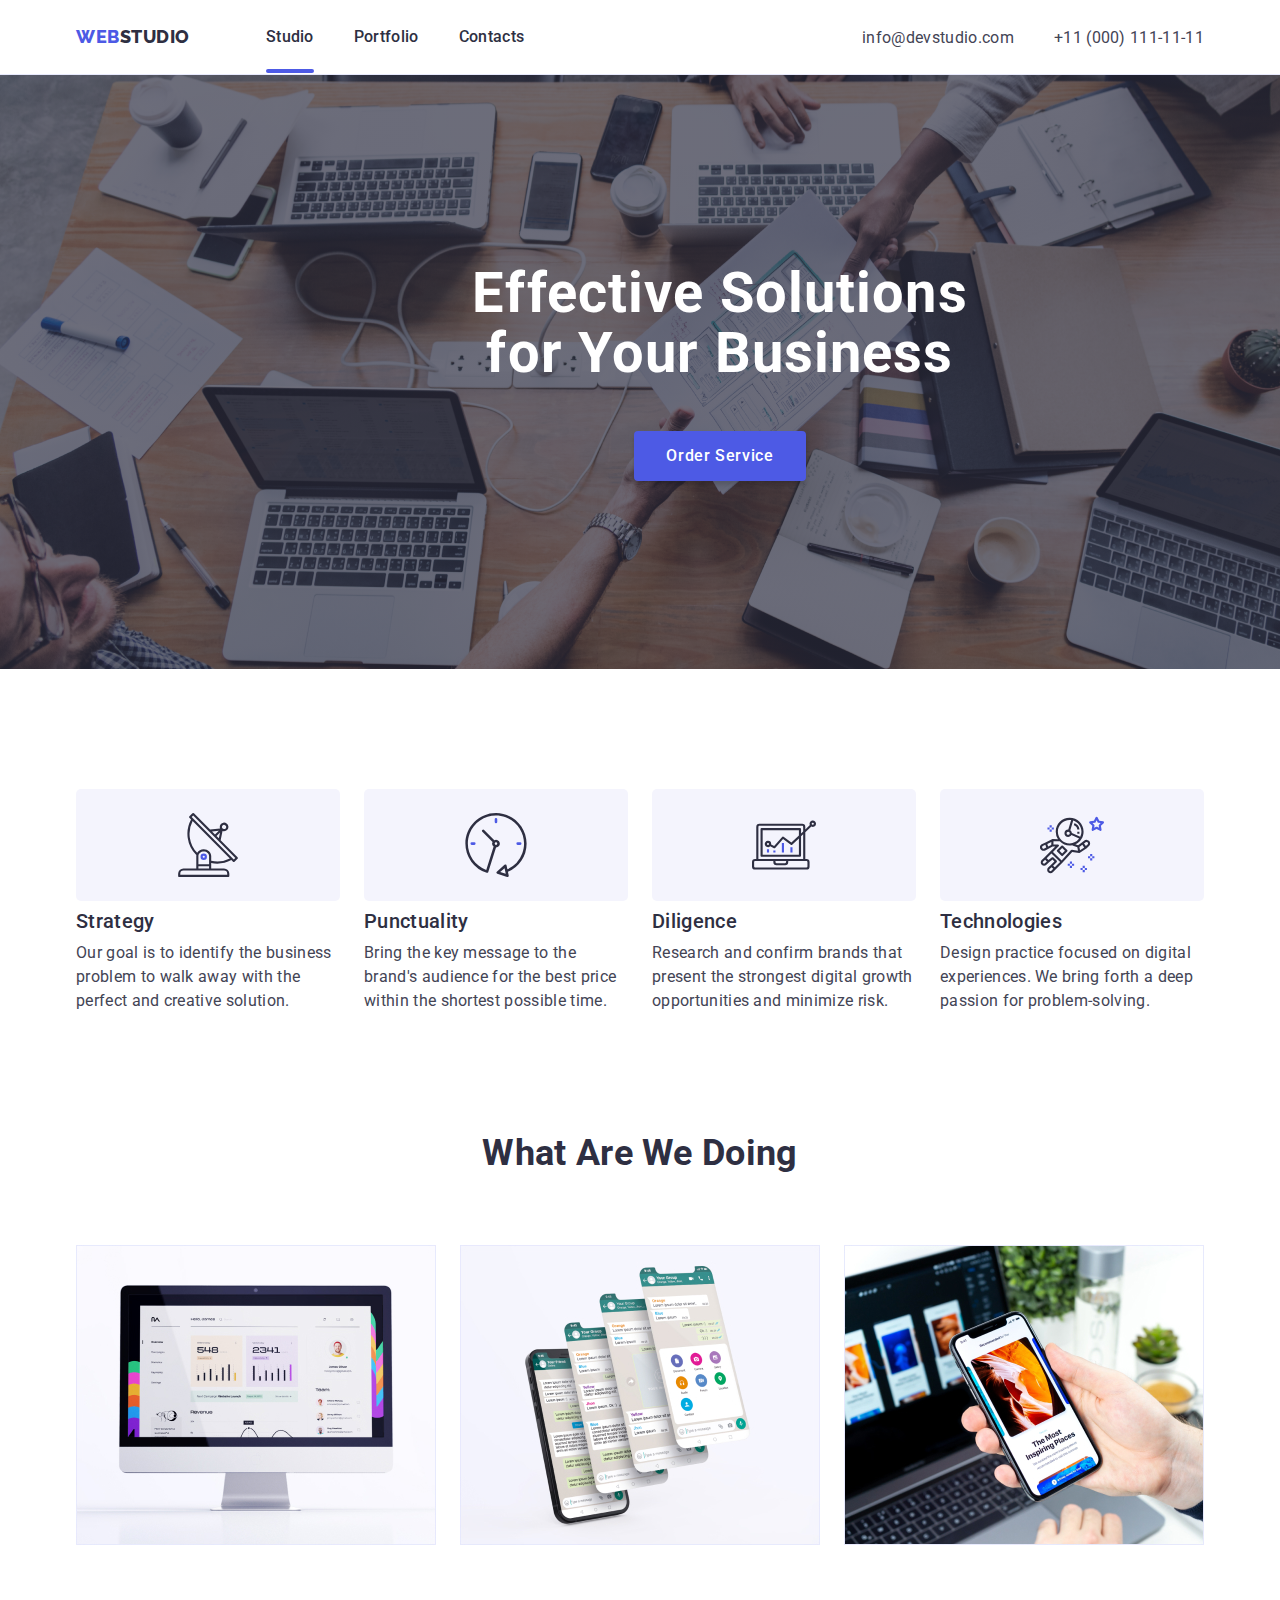
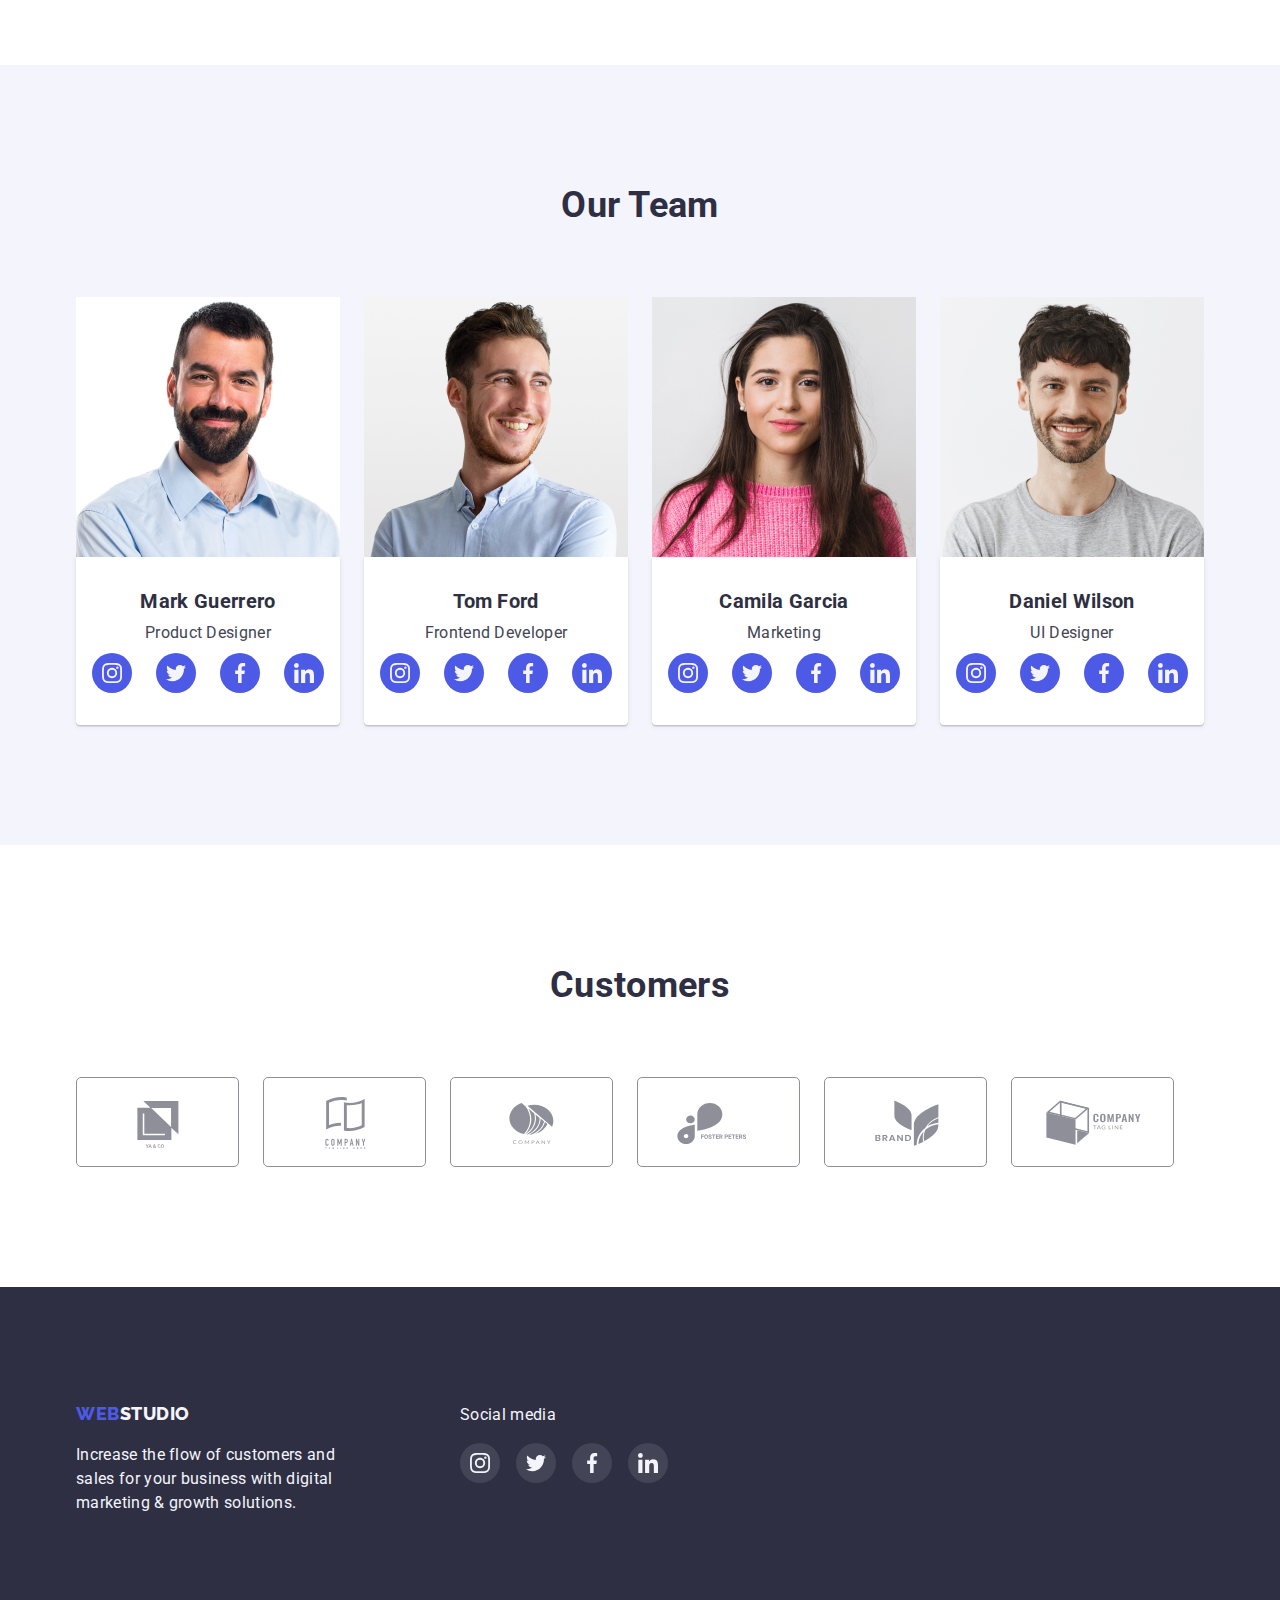
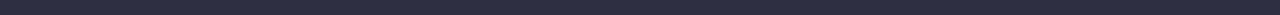
<file: index.html>
<!DOCTYPE html>
<html lang="en">
<head>
    <meta charset="UTF-8">
    <meta http-equiv="X-UA-Compatible" content="IE=edge">
    <meta name="viewport" content="width=device-width, initial-scale=1.0">
    <title>Document</title>
        <link rel="stylesheet" href="./css/modern-normalize.css">
        <link rel="stylesheet" href="./css/styles.css">
    <link rel="preconnect" href="https://fonts.googleapis.com">
<link rel="preconnect" href="https://fonts.gstatic.com" crossorigin>
<link href="https://fonts.googleapis.com/css2?family=Raleway:wght@800&family=Roboto:wght@400;500;700;900&display=swap" rel="stylesheet">
</head>
<body>
    <header class="header">
        <div class="container head-container">
        <nav class="head-nav">
            <a class="head-logo" href="./index.html"><span class="logo-web">Web</span><span class="logo-studio">Studio</span></a>
            <ul class="list-decoration head-list ">
                <li class="head-item"><a class="head-link link current" href="./index.html">Studio</a></li>
                <li class="head-item"><a class="head-link link" href="./portfolio.html">Portfolio</a></li>
                <li class="head-item"><a class="head-link link " href="">Contacts</a></li>
            </ul>
        </nav>
        <address class="address">
            <ul class="list-decoration head-list">
                <li><a class="head-address" href="mailto:info@devstudio.com">info@devstudio.com</a></li>
                <li><a class="head-address" href="tel:+110001111111">+11 (000) 111-11-11</a></li>
            </ul>
        </address>
        </div>
    </header>
    <main>
        <section class="hero ">
            <div class=" title container">
            <h1 class="main-title">Effective Solutions for Your Business</h1>
            <button class="btn-main" data-modal-open type="button">Order Service</button>
        </section>
        <section class=" section">
            <div class="container">
            <ul  class="list-decoration list-description benefits-list">
                <li  class="benefits-item">
                    <div class="benefits-box">
                        <svg class="benefits-logo" width="64" height="64">
                            <use href="./images/icons.svg#icon-antenna-1"></use>
                        </svg>
                        </div>
                        <h3 class="benefits-head">Strategy</h3>
                    <p class="benefits-description"> Our goal is to identify the business problem to walk away with the perfect and creative solution.</p>
                </li>
                <li  class="benefits-item">
                    <div class="benefits-box">
                        <svg class="benefits-logo" width="64" height="64">
                            <use  href="./images/icons.svg#icon-clock-1"></use>
                        </svg>
                        </div>
                    <h3 class="benefits-head">Punctuality</h3>
                    <p class="benefits-description">Bring the key message to the brand's audience for the best price within the shortest possible time.</p>
                </li>
                <li  class="benefits-item">
                        <div class="benefits-box">
                        <svg class="benefits-logo" width="64" height="64">
                            <use  href="./images/icons.svg#icon-diagram-1"></use>
                        </svg>
                        </div>
                    <h3 class="benefits-head">Diligence</h3>
                    <p class="benefits-description">Research and confirm brands that present the strongest digital growth opportunities and minimize risk.</p>
                </li>
                <li  class="benefits-item"> 
                    <div class="benefits-box">
                        <svg class="benefits-logo" width="64" height="64">
                            <use  href="./images/icons.svg#icon-astronaut-1"></use>
                        </svg>
                        </div>
                    <h3 class="benefits-head">Technologies</h3>
                    <p class="benefits-description">Design practice focused on digital experiences. We bring forth a deep passion for problem-solving.</p>
                    </li>
            </ul>
            </div>
        </section>
        
        <section class="section section-doing">
            <div class=" container ">
            <h2 class="head-description">What are we doing</h2>
            <ul  class="list-decoration list-description">
                <li>
                    <img src="./images/img1.jpg" alt="PC" width="360">
                </li>
                <li>
                    <img src="./images/img2.jpg" alt="Phones" width="360">
                </li>
                <li>
                    <img src="./images/img3.jpg" alt="phone and pc" width="360">
                </li>
            </ul>
            </div>
        </section>
        <section class="section our-team">
            <div class="container">
            <h2 class="head-description">Our Team</h2>
            <ul  class="list-decoration list-description">
                <li>
                    <img src="./images/Team-Card1.jpg" alt="Mark Guerrero" width="264">
                    <div class="team-item">
                    <h3 class="item-name">Mark Guerrero</h3>
                    <p class="item-position">Product Designer</p> 
                    <ul class="team-soc-list list-decoration">
                        <li class="team-soc-item">
                            <a href="" class="team-soc-link">
                            <svg class="team-soc-icon" width="20" height="20">
                                    <use href="./images/icons.svg#icon-instagram"></use>
                                </svg>
                            </a>
                        </li>
                        <li class="team-soc-item">
                            <a href="" class="team-soc-link">
                            <svg class="team-soc-icon" width="20" height="20">
                                    <use href="./images/icons.svg#icon-twitter"></use>
                                </svg>
                            </a>
                        </li>
                        <li class="team-soc-item">
                            <a href="" class="team-soc-link">
                                <svg class="team-soc-icon" width="20" height="20">
                                    <use href="./images/icons.svg#icon-facebook"></use>
                                </svg>
                            </a>
                        </li>
                        <li class="team-soc-item">
                            <a href="" class="team-soc-link">
                                <svg class="team-soc-icon" width="20" height="20">
                                    <use href="./images/icons.svg#icon-linkedin"></use>
                                </svg>
                            </a>
                        </li>
                    </ul>
                    </div>
                </li>
                <li>
                    <img src="./images/Team-Card2.jpg" alt="Tom Ford" width="264">
                    <div class="team-item">
                    <h3 class="item-name">Tom Ford</h3>
                    <p class="item-position">Frontend Developer</p> 
                    <ul class="team-soc-list list-decoration">
                        <li class="team-soc-item">
                            <a href="" class="team-soc-link">
                                <svg class="team-soc-icon" width="20" height="20">
                                    <use href="./images/icons.svg#icon-instagram"></use>
                                </svg>
                            </a>
                        </li>
                        <li class="team-soc-item">
                            <a href="" class="team-soc-link">
                                <svg class="team-soc-icon" width="20" height="20">
                                    <use href="./images/icons.svg#icon-twitter"></use>
                                </svg>
                            </a>
                        </li>
                        <li class="team-soc-item">
                            <a href="" class="team-soc-link">
                                <svg class="team-soc-icon" width="20" height="20">
                                    <use href="./images/icons.svg#icon-facebook"></use>
                                </svg>
                            </a>
                        </li>
                        <li class="team-soc-item">
                            <a href="" class="team-soc-link">
                                <svg class="team-soc-icon" width="20" height="20">
                                    <use href="./images/icons.svg#icon-linkedin"></use>
                                </svg>
                            </a>
                        </li>
                    </ul>
                    </div>
                </li>
                <li>
                    <img src="./images/Team-Card3.jpg" alt="Camila Garcia" width="264">
                    <div class="team-item">
                    <h3 class="item-name">Camila Garcia</h3>
                    <p class="item-position">Marketing</p> 
                    <ul class="team-soc-list list-decoration">
                        <li class="team-soc-item">
                            <a href="" class="team-soc-link">
                                <svg class="team-soc-icon" width="20" height="20">
                                    <use href="./images/icons.svg#icon-instagram"></use>
                                </svg>
                            </a>
                        </li>
                        <li class="team-soc-item">
                            <a href="" class="team-soc-link">
                                <svg class="team-soc-icon" width="20" height="20">
                                    <use href="./images/icons.svg#icon-twitter"></use>
                                </svg>
                            </a>
                        </li>
                        <li class="team-soc-item">
                            <a href="" class="team-soc-link">
                                <svg class="team-soc-icon" width="20" height="20">
                                    <use href="./images/icons.svg#icon-facebook"></use>
                                </svg>
                            </a>
                        </li>
                        <li class="team-soc-item">
                            <a href="" class="team-soc-link">
                                <svg class="team-soc-icon" width="20" height="20">
                                    <use href="./images/icons.svg#icon-linkedin"></use>
                                </svg>
                            </a>
                        </li>
                    </ul>
                    </div>
                </li>
                <li>
                    <img src="./images/Team-Card4.jpg" alt="Daniel Wilson" width="264">
                    <div class="team-item">
                    <h3 class="item-name">Daniel Wilson</h3>
                    <p class="item-position">UI Designer</p>
                    <ul class="team-soc-list list-decoration">
                        <li class="team-soc-item">
                            <a href="" class="team-soc-link">
                                <svg class="team-soc-icon" width="20" height="20">
                                    <use href="./images/icons.svg#icon-instagram"></use>
                                </svg>
                            </a>
                        </li>
                        <li class="team-soc-item">
                            <a href="" class="team-soc-link">
                                <svg class="team-soc-icon" width="20" height="20">
                                    <use href="./images/icons.svg#icon-twitter"></use>
                                </svg>
                            </a>
                        </li>
                        <li class="team-soc-item">
                            <a href="" class="team-soc-link">
                                <svg class="team-soc-icon" width="20" height="20">
                                    <use href="./images/icons.svg#icon-facebook"></use>
                                </svg>
                            </a>
                        </li>
                        <li class="team-soc-item">
                            <a href="" class="team-soc-link">
                                <svg class="team-soc-icon" width="20" height="20">
                                    <use href="./images/icons.svg#icon-linkedin"></use>
                                </svg>
                            </a>
                        </li>
                    </ul> 
                    </div>
                </li>
            </ul>
            </div>
        </section>
        <section class="section customer">
            <div class="container">
                <h2 class="head-description">Customers</h2>
                <ul class="customer-list list-decoration">
                    <li class="customer-item">
                        <a href="" class="customer-link link">
                            <svg class="suctomer-icon" height="56" width="104">
                                <use href="./images/icons.svg#icon-Logo"></use>
                            </svg>
                        </a>
                    </li>
                    <li class="customer-item">
                        <a href="" class="customer-link link">
                            <svg class="suctomer-icon" height="56" width="104">
                                <use href="./images/icons.svg#icon-Logo-1"></use>
                            </svg>
                        </a>
                    </li>
                    <li class="customer-item">
                        <a href="" class="customer-link link">
                            <svg class="suctomer-icon" height="56" width="104">
                                <use href="./images/icons.svg#icon-Logo-2"></use>
                            </svg>
                        </a>
                    </li>
                    <li class="customer-item">
                        <a href="" class="customer-link link">
                            <svg class="suctomer-icon" height="56" width="104">
                                <use href="./images/icons.svg#icon-Logo-3"></use>
                            </svg>
                        </a>
                    </li>
                    <li class="customer-item">
                        <a href="" class="customer-link link">
                            <svg class="suctomer-icon" height="56" width="104">
                                <use href="./images/icons.svg#icon-Logo-4"></use>
                            </svg>
                        </a>
                    </li>
                    <li class="customer-item">
                        <a href="" class="customer-link link">
                            <svg class="suctomer-icon" height="56" width="104">
                                <use href="./images/icons.svg#icon-Logo-5"></use>
                            </svg>
                        </a>
                    </li>
                </ul>
            </div>
        </section>
    </main>
    <footer class="footer">
        <div class=" container footer-main">
            <div class="footer-logo-wrap">
        <a href="./index.html" class="head-logo"  ><span class="logo-web">Web</span><span class="logo-studio studio">Studio</span></a>
        <p class="text-footer">Increase the flow of customers and sales for your business with digital marketing & growth solutions.</p> 
        </div>
        <div class="footer-link-wrap">
        <p class="text-footer">Social media</p>
        <ul class="footer-list">
            <li class="footer-item">
                <a href="" class="footer-link link">
                    <svg class="footer-icon" width="20" height="20">
                        <use href="./images/icons.svg#icon-instagram"></use>
                    </svg>
                </a>
            </li>
            <li class="footer-item">
                <a href="" class="footer-link link">
                    <svg class="footer-icon" width="20" height="20">
                        <use href="./images/icons.svg#icon-twitter"></use>
                    </svg>
                </a>
            </li>
            <li class="footer-item">
                <a href="" class="footer-link link">
                    <svg class="footer-icon" width="20" height="20">
                        <use href="./images/icons.svg#icon-facebook"></use>
                    </svg>
                </a>
            </li>
            <li class="footer-item">
                <a href="" class="footer-link link">
                    <svg class="footer-icon" width="20" height="20">
                        <use href="./images/icons.svg#icon-linkedin"></use>
                    </svg>
                </a>
            </li>
        </ul>
        </div>
        </div>
    </footer>
    <div class="backdrop is-hidden" data-modal>
        <div class="modal">
            <button type="button" data-modal-close class="modal-close-btn">
                <svg class="modal-icon" width="8" height="8">
                        <use href="./images/icons.svg#icon-Vector-1"></use>
                </svg>
            </button>
        </div>
    </div>
    <script src="./js/modal.js"></script>
</body>
</html>
</file>
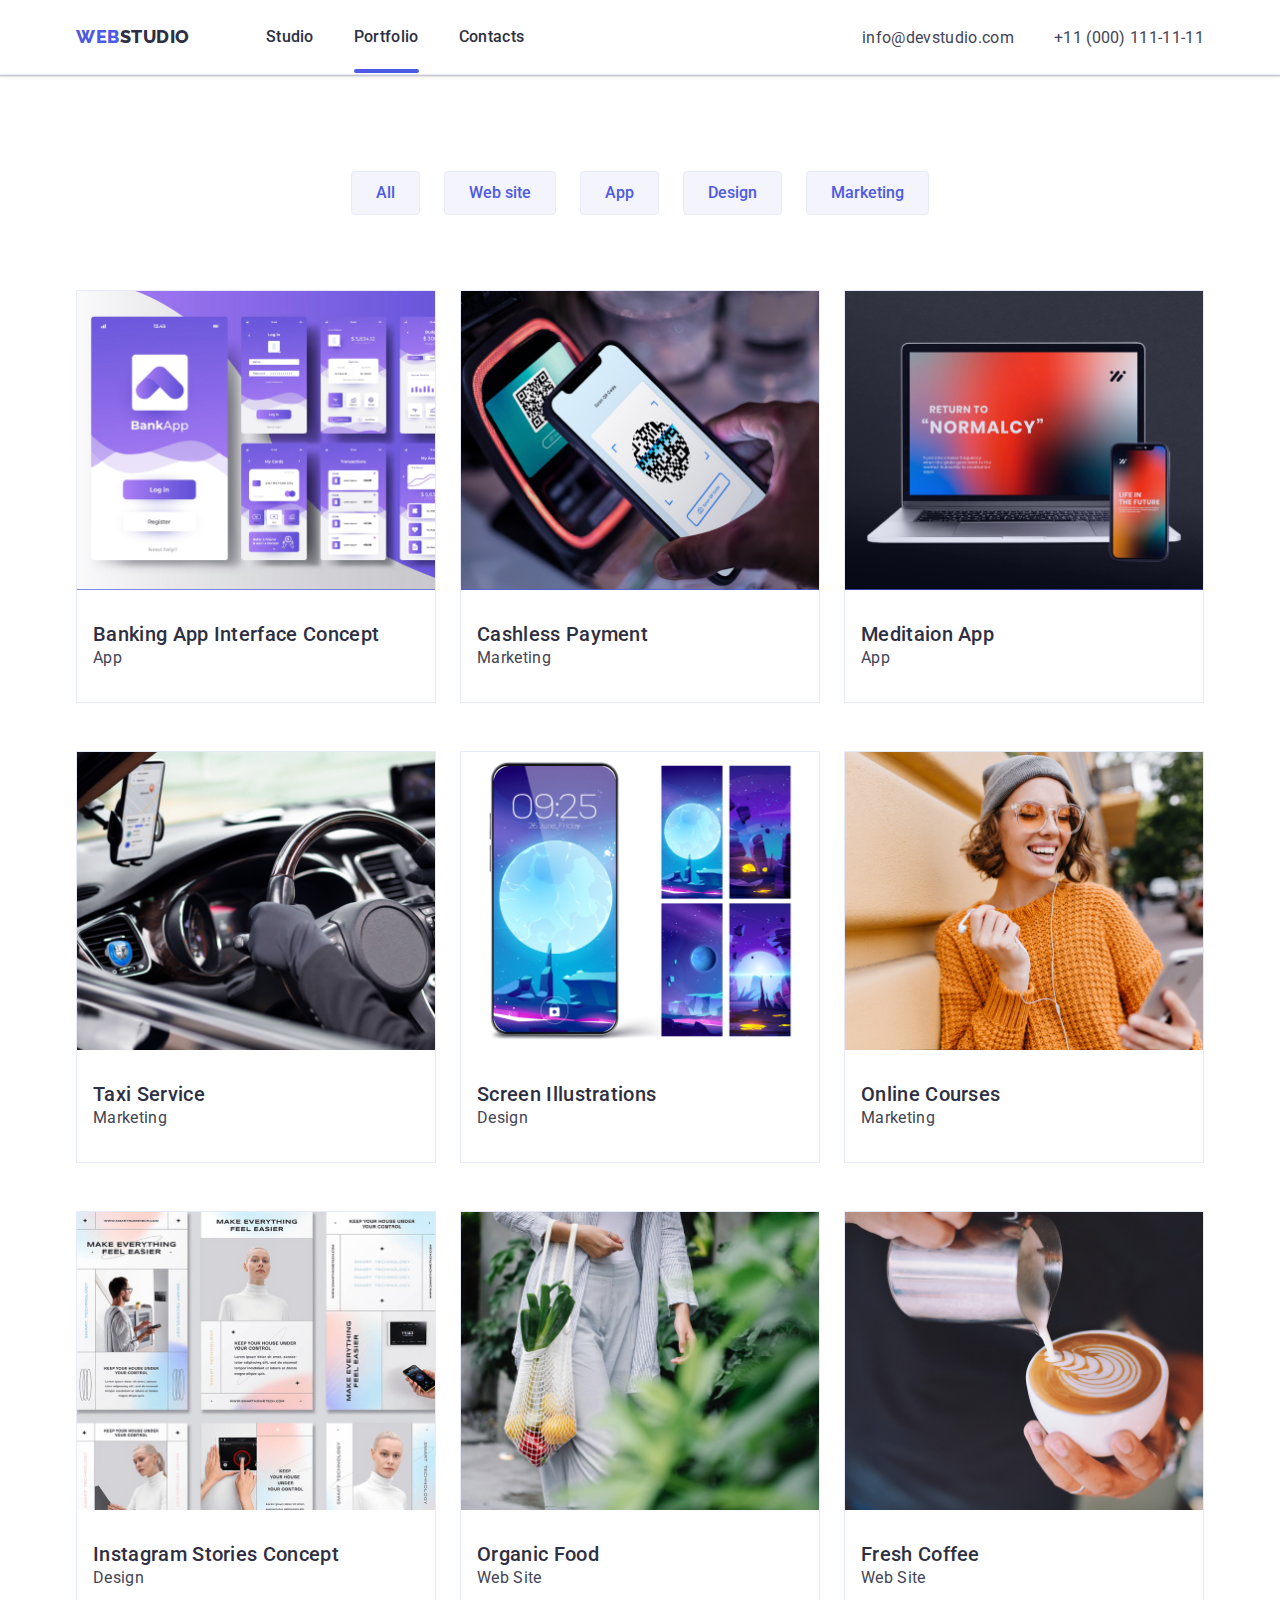
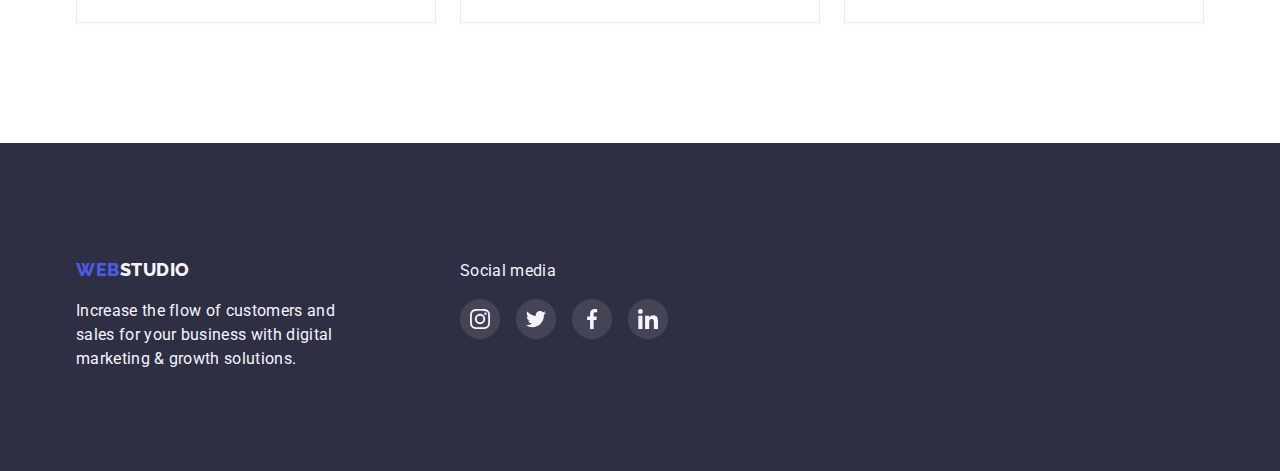
<file: portfolio.html>
<!DOCTYPE html>
<html lang="en">
<head>
    <meta charset="UTF-8">
    <meta http-equiv="X-UA-Compatible" content="IE=edge">
    <meta name="viewport" content="width=device-width, initial-scale=1.0">
    <title>Portfolio</title>
    <link rel="stylesheet" href="./css/modern-normalize.css">
    <link rel="stylesheet" href="./css/styles.css">

    <link rel="preconnect" href="https://fonts.googleapis.com">
<link rel="preconnect" href="https://fonts.gstatic.com" crossorigin>
<link href="https://fonts.googleapis.com/css2?family=Raleway:wght@800&family=Roboto:wght@400;500;700;900&display=swap" rel="stylesheet">
</head>
<body>
    <header  class="header">
        <div class="container head-container">
        <nav class="head-nav">
            <a class="head-logo" href="./index.html"><span class="logo-web">Web</span><span class="logo-studio">Studio</span></a>
            <ul class="list-decoration head-list">
                <li class="head-item"><a class="head-link link" href="./index.html">Studio</a></li>
                <li class="head-item"><a class="head-link link current" href="./portfolio.html">Portfolio</a></li>
                <li class="head-item"><a class="head-link link" href="">Contacts</a></li>
            </ul>
        </nav>
        <address class="address">
            <ul class="list-decoration head-list">
                <li><a class="head-address" href="mailto:info@devstudio.com">info@devstudio.com</a></li>
                <li><a class="head-address" href="tel:+110001111111">+11 (000) 111-11-11</a></li>
            </ul>
        </address>
        </div>
    </header>

    <main>
    <section class="section btn-section">
        <div class="container btn-block">
        <ul class="list-decoration btn-list">
            <li>
                <button class="button-portfolio" type="button">All</button>
            </li>
            <li>
                <button class="button-portfolio" type="button">Web site</button>
            </li>
            <li>
                <button class="button-portfolio" type="button">App</button>
            </li>
            <li>
                <button class="button-portfolio" type="button">Design</button>
            </li>
            <li>
                <button class="button-portfolio" type="button">Marketing</button>
            </li>
        </ul>
        </div>
        <div class="container ">
        <ul class="list-decoration list-portfolio">
            <li class="portfolio-cards">
                <a class="portfolio-link link" href="#">
                <div class="portfolio-cover">
                <img src="./images/Card-1.jpg" alt="Screenshorts baking app" width="360">
                <p class="portfolio-text">14 Stylish and User-Friendly App Design Concepts · Task Manager App · Calorie Tracker App 
                · Exotic Fruit Ecommerce App · Cloud Storage App</p>
                </div>
                <div class="portfolio-item">
                <h2 class="name-app">Banking App Interface Concept</h2>
                <p class="item-app">App</p>
                </div>
                </a>
            </li>
            <li  class="portfolio-cards">
                <a class="portfolio-link link" href="#">
                    <div class="portfolio-cover">
                <img src="./images/Card-2.jpg" alt="Payment from phone" width="360">
                <p class="portfolio-text">14 Stylish and User-Friendly App Design Concepts · Task Manager App · Calorie Tracker App 
                · Exotic Fruit Ecommerce App · Cloud Storage App</p>
                </div>
                <div class="portfolio-item">
                <h2 class="name-app">Cashless Payment</h2>
                <p class="item-app">Marketing</p>
                </div>
                </a>
            </li>
            <li  class="portfolio-cards">
                <a class="portfolio-link link" href="#">
                    <div class="portfolio-cover">
                <img src="./images/Card-3.jpg" alt="Laptop and phone" width="360">
                <p class="portfolio-text">14 Stylish and User-Friendly App Design Concepts · Task Manager App · Calorie Tracker App 
                · Exotic Fruit Ecommerce App · Cloud Storage App</p>
                </div>
                <div class="portfolio-item">
                <h2 class="name-app">Meditaion App</h2>
                <p class="item-app">App</p>
                </div>
                </a>
            </li>
            <li  class="portfolio-cards">
                <a class="portfolio-link link" href="#">
                    <div class="portfolio-cover">
                <img src="./images/Card-4.jpg" alt="deiver seat in car" width="360">
                <p class="portfolio-text">14 Stylish and User-Friendly App Design Concepts · Task Manager App · Calorie Tracker App 
                · Exotic Fruit Ecommerce App · Cloud Storage App</p>
                </div>
                <div class="portfolio-item">
                <h2 class="name-app">Taxi Service</h2>
                <p class="item-app">Marketing</p>
                </div>
                </a>
            </li>
            <li  class="portfolio-cards">
                <a class="portfolio-link link" href="#">
                    <div class="portfolio-cover">
                <img src="./images/Card-5.jpg" alt="phone's Screenshorts" width="360">
                <p class="portfolio-text">14 Stylish and User-Friendly App Design Concepts · Task Manager App · Calorie Tracker App 
                · Exotic Fruit Ecommerce App · Cloud Storage App</p>
                </div>
                <div class="portfolio-item">
                <h2 class="name-app">Screen Illustrations</h2>
                <p class="item-app">Design</p>
                </div>
                </a>
            </li>
            <li  class="portfolio-cards">
                <a class="portfolio-link link" href="#">
                    <div class="portfolio-cover">
                <img src="./images/Card-6.jpg" alt="girl see on the phone" width="360">
                <p class="portfolio-text">14 Stylish and User-Friendly App Design Concepts · Task Manager App · Calorie Tracker App 
                · Exotic Fruit Ecommerce App · Cloud Storage App</p>
                </div>
                <div class="portfolio-item">
                <h2 class="name-app">Online Courses</h2>
                <p class="item-app">Marketing</p>
                </div>
                </a>
            </li>
            <li  class="portfolio-cards">
                <a class="portfolio-link link" href="#">
                    <div class="portfolio-cover">
                <img src="./images/Card-7.jpg" alt="instagramm stories" width="360">
                <p class="portfolio-text">14 Stylish and User-Friendly App Design Concepts · Task Manager App · Calorie Tracker App 
                · Exotic Fruit Ecommerce App · Cloud Storage App</p>
                </div>
                <div class="portfolio-item">
                <h2 class="name-app">Instagram Stories Concept</h2>
                <p class="item-app">Design</p>
                </div>
                </a>
            </li>
            <li  class="portfolio-cards">
                <a class="portfolio-link link" href="#">
                    <div class="portfolio-cover">
                <img src="./images/Card-8.jpg" alt="Food in the bag" width="360">
                <p class="portfolio-text">14 Stylish and User-Friendly App Design Concepts · Task Manager App · Calorie Tracker App 
                · Exotic Fruit Ecommerce App · Cloud Storage App</p>
                </div>
                <div class="portfolio-item">
                <h2 class="name-app">Organic Food</h2>
                <p class="item-app">Web Site</p>
                </div>
                </a>
            </li>
            <li  class="portfolio-cards">
                <a class="portfolio-link link" href="#">
                    <div class="portfolio-cover">
                <img src="./images/Card-9.jpg" alt="coffee" width="360">
                <p class="portfolio-text">14 Stylish and User-Friendly App Design Concepts · Task Manager App · Calorie Tracker App 
                · Exotic Fruit Ecommerce App · Cloud Storage App</p>
                </div>
                <div class="portfolio-item">
                <h2 class="name-app">Fresh Coffee</h2>
                <p class="item-app">Web Site</p>
                </div>
                </a>
            </li>
        </ul>
        </div>
    </section>
    </main>

    <footer class="footer">
        <div class=" container footer-main">
            <div class="footer-logo-wrap">
        <a href="./index.html" class="head-logo"  ><span class="logo-web">Web</span><span class="logo-studio studio">Studio</span></a>
        <p class="text-footer">Increase the flow of customers and sales for your business with digital marketing & growth solutions.</p> 
        </div>
        <div class="footer-link-wrap">
        <p class="text-footer">Social media</p>
        <ul class="footer-list">
            <li class="footer-item">
                <a href="" class="footer-link link">
                    <svg class="footer-icon" width="20" height="20">
                        <use href="./images/icons.svg#icon-instagram"></use>
                    </svg>
                </a>
            </li>
            <li class="footer-item">
                <a href="" class="footer-link link">
                    <svg class="footer-icon" width="20" height="20">
                        <use href="./images/icons.svg#icon-twitter"></use>
                    </svg>
                </a>
            </li>
            <li class="footer-item">
                <a href="" class="footer-link link">
                    <svg class="footer-icon" width="20" height="20">
                        <use href="./images/icons.svg#icon-facebook"></use>
                    </svg>
                </a>
            </li>
            <li class="footer-item">
                <a href="" class="footer-link link">
                    <svg class="footer-icon" width="20" height="20">
                        <use href="./images/icons.svg#icon-linkedin"></use>
                    </svg>
                </a>
            </li>
        </ul>
        </div>
        </div>
    </footer>
</body>
</html>
</file>
<file: css/styles.css>
body {
    font-family: 'Roboto', sans-serif;
    color: var(--main-color);
    letter-spacing: 0.02em;
    margin: 0;
    line-height: 24px;
}

.container {
    max-width: 1158px;
    padding-left: 15px;
    padding-right: 15px;
    margin-right:  auto;
    margin-left: auto;
    /* outline: 2px solid red; */
}


img {
    display: block;
    max-width: 100%;
    height: auto;
    
}

.list-decoration {
    list-style: none;
    display: flex;

}



:root {
    --main-color: #2E2F42;
    --text-color: #434455;
    --background-color: #4D5AE5;
    --button-color: #FFFFFF; 
    --logo-footer: #F4F4FD;
    --button-border: #E7E9FC;
    --icon-background: #404BBF;
    --icon-color: #8E8F99;
    --icon-footer: #31D0AA;
    --transition: 250ms cubic-bezier(0.4, 0, 0.2, 1);
}

a {
    text-decoration: none;
}

ul {
    padding: 0;
    margin: 0;
    list-style: none;
}

h1, h2, h3, h4, p {
    margin: 0;
}

*,
::before,
::after {
	box-sizing: border-box;
}

.section {
    padding-top: 120px;
    padding-bottom: 120px;
}


/* header*/
.header {
    padding-top: 25px;
    padding-bottom: 24px;
    border-bottom: 1px solid #E7E9FC;
    box-shadow: 0px 2px 1px rgba(46, 47, 66, 0.08), 0px 1px 1px 
    rgba(46, 47, 66, 0.16), 0px 1px 6px rgba(46, 47, 66, 0.08);
    background: #FFFFFF;
}

.head-container {
    display: flex;
    align-items: center;
}

.address {
    margin-left: auto;
}

.head-nav {
    display: flex;
}

.logo-web {
    font-size: 18px;
    font-weight: 800;
    letter-spacing: 0.03em;
    color: var(--background-color);
    text-transform: uppercase;
}

.logo-studio {
    font-size: 18px;
    font-weight: 800;
    letter-spacing: 0.03em;
    line-height: 24px;
    color: var(--main-color);
    text-transform: uppercase;
}

.studio {
    color: var(--logo-footer);
}

.head-logo {
    text-decoration: none;
    margin-right: 76px;
    font-family: 'Raleway', sans-serif;
    display: inline;
}

.head-list {
    gap: 40px;
}


.head-link {
    text-decoration: none;
    font-weight: 500;
    font-size: 16px;
    line-height: 0,04em;
    color: var(--main-color);
    transition: color var(--transition);
}

.current {
    position: relative;
}

.current::after {
    content: "";
    width: 100%;
    height: 4px;
    background-color: var(--background-color);
    border-radius: 2px;
    position: absolute;
    left: 0;
    margin-top: 44px;
}

.head-link:hover,.head-link:focus{
    color: var(--background-color);
}


.head-address {
    text-decoration: none;
    font-style: normal;
    font-size: 16px;
    line-height: 0,06em;
    color:var(--text-color);
    transition: color var(--transition);
}

.head-address:hover,.head-address:focus {
    color: var(--background-color);
}

/* section1 */

.hero{
    background-image: linear-gradient( rgba(46, 47, 66, 0.7),rgba(46, 47, 66, 0.7)),
    url(../images/people-office1.png);
    background-repeat: no-repeat;
    background-position: center;
    background-size: cover;
    margin-left: auto;
    margin-right: auto;
    padding-top: 188px;
    padding-bottom: 188px;
    width: 1440px;
}

.title {
    display: flex;
    align-items: center;
    flex-direction: column;
}

.main-title {
    letter-spacing: 0.02em;
    color: var(--button-color);
    font-size: 56px;
    width: 550px;
    text-align: center;
    line-height: 60px;
}

.btn-main {
    background-color: var(--background-color);
    box-shadow: 0px 4px 4px rgba(0, 0, 0, 0.15);
    border-radius: 4px;
    color: var(--button-color);
    font-weight: 500;
    font-size: 16px;
    letter-spacing: 0.04em;
    padding: 16px 32px;
    margin-top: 48px;
    border: 0;
    align-self: center;
    transition: background-color var(--transition), box-shadow var(--transition);
}

.btn-main:hover,.btn-main:focus {
    box-shadow: 0px 1px 6px rgba(46, 47, 66, 0.08),
    0px 1px 1px rgba(46, 47, 66, 0.16), 
    0px 2px 1px rgba(46, 47, 66, 0.08);
    cursor: pointer;
    background-color: var(--icon-background);
}

/* Section2 */

/* .benefits-list {
    
} */
.benefits-box {
    display: flex;
    justify-content: center;
    align-items: center;
    background-color: var(--logo-footer);
    height: 112px;
    border-radius: 5px;
    margin-bottom: 8px;
}

.benefits-item {
    width: calc((100% - 72px) / 4);
}

.benefits-item:last-child {
    margin-right: 0;
}

.benefits-head {
    font-size: 20px;
    color: var(--main-color);
    margin-bottom: 8px;
    font-weight: 500;
}

.benefits-description {
    font-size: 16px;
    color: var(--text-color);
    align-self: center;
}

.list-description {
    gap: 24px;
}

.description-item {
    display: flex;
}

/* Section3 */

.head-description {
    font-size: 36px;
    line-height: 40px;
    text-transform: capitalize;
    color: var(--main-color);
    margin-bottom: 72px;
    text-align: center;
}

.jobs-item {
    display: flex;
    flex-direction: column;
}

.section-doing {
    padding-top: 0;
}

/* Section4 */


.item-name {
    font-size: 20px;
    color: var(--main-color);
    margin-bottom: 8px;
}

.item-position {
    font-size: 16px;
    color: var(--text-color);
    margin-bottom: 8px;
}

.our-team {
    background-color: var(--logo-footer);
}

.team-item {
    padding-top: 32px;
    padding-bottom: 32px;
    background-color: var(--button-color);
    text-align: center;
    box-shadow: 0px 1px 6px rgba(46, 47, 66, 0.08), 0px 1px 1px 
    rgba(46, 47, 66, 0.16), 0px 2px 1px rgba(46, 47, 66, 0.08);
    border-radius: 0px 0px 4px 4px;
}

.team-soc-list {
    display: flex;
    justify-content: center;
    gap: 24px;
}

.team-soc-item{
    width: 40px;
    height: 40px;
}

.team-soc-link {
    width: 100%;
    height: 100%;
    border-radius: 50%;
    display: flex;
    justify-content: center;
    align-items: center;
    background-color: var(--background-color);
    transition: background-color var(--transition);
}

.team-soc-icon {
    fill: var(--logo-footer);
}

.team-soc-link:hover,.team-soc-link:focus{
    background-color: var(--icon-background);
}


/* section 4 */

.customer {
    padding-top: 120px;
    padding-bottom: 120px;
}

.customer-list{
    display: flex;
    gap: 24px;
}

.customer-item {
    width: calc((100% - 150px) / 6);
    height: 90px;
}

.customer-link{
    width: 100%;
    height: 100%;
    border: 1px solid var(--icon-color);
    border-radius: 5px;
    display: flex;
    align-items: center;
    justify-content: center;
    color: var(--icon-color);
    transition: color var(--transition), border-color var(--transition);
}

.suctomer-icon{
    fill: currentColor;
}

.customer-link:is(:hover, :focus) {
    border-color: var(--icon-background);
    color: var(--icon-background);
}
/* footer */

.footer {
    background-color: #2E2F42;
    padding-top: 100px;
    padding-bottom: 100px;
}

.text-footer {
    font-size: 16px;
    color: var(--logo-footer);
    margin-top: 16px;
    width: 264px;
}

.footer-list {
    display: flex;
    gap: 16px;
}

.footer-item {
    width: 40px;
    height: 40px;
}

.footer-link {
    width: 100%;
    height: 100%;
    border-radius: 50%;
    display: flex;
    justify-content: center;
    align-items: center;
    background: rgba(255, 255, 255, 0.1);
    margin-top: 16px;
    transition: background-color var(--transition);
}

.footer-link:is(:hover, :focus) {
    background-color: var(--icon-footer);
}

.footer-icon {
    fill: var(--logo-footer);
}

.footer-main {
    display: flex;
    gap: 120px;
    align-items: baseline;
}

/* MODAL WINDOW */

.backdrop {
    position: fixed;
    top: 0;
    width: 100%;
    height: 100%;
    background-color: rgba(46, 47, 66, 0.4);
    transition: opacity var(--transition), visibility var(--transition);
}

.modal {
    position: absolute;
    width: 408px;
    min-height: 576px;
    background: #FCFCFC;
    box-shadow: 0px 1px 1px rgba(0, 0, 0, 0.14),
    0px 1px 3px rgba(0, 0, 0, 0.12), 0px 2px 1px rgba(0, 0, 0, 0.2);
    border-radius: 4px;
    left: 50%;
    top: 50%;
    transform: translate(-50%, -50%) scale(1);
    transition: transform var(--transition);
    padding: 24px;
}

.modal-close-btn {
    width: 24px;
    height: 24px;
    border: 1px solid rgba(0, 0, 0, 0.1);
    background-color: var(--button-border);
    box-shadow: 0px 4px 4px rgba(0, 0, 0, 0.25);
    border-radius: 50%;
    fill: #000000;
    display: block;
    margin-left: auto;
    transition: background-color var(--transition), fill var(--transition);
}

.modal-close-btn:is(:hover, :focus) {
    background-color: var(--background-color);
    fill: #FFFFFF;
    cursor: pointer;
}

.is-hidden {
    opacity: 0;
    visibility: hidden;
    pointer-events: none;
}

.backdrop.is-hidden .modal {
    transform: translate(-50%, -50%) scale(0);

}

/* portfolio Button */


.button-portfolio {
    background-color: var(--logo-footer);
    border: 1px solid var(--button-border);
    border-radius: 4px;
    font-size: 16px;
    color: var(--background-color);
    padding: 12px 24px;
    font-weight: 500;
    transition: color var(--transition), background-color var(--transition), box-shadow var(--transition);
}

.button-portfolio:hover,.button-portfolio:focus{
    background-color: var(--background-color);
    box-shadow: 0px 3px 1px rgba(0, 0, 0, 0.1), 0px 2px 1px 
    rgba(0, 0, 0, 0.08), 0px 2px 2px rgba(0, 0, 0, 0.12);
    color: var(--button-color);
    cursor: pointer;
}

.btn-block {
    display: flex;
    justify-content: center;
    gap: 24px;
}

.btn-list {
    margin-bottom: 75px;
    gap: 24px;
}

.btn-section {
    padding-top: 96px;
    padding-bottom: 120px;
}
/* portfolio item */

.name-app {
    font-size: 20px;
    color: var(--main-color);
    font-weight: 500;
}

.item-app {
    font-size: 16px;
    color: var(--text-color);
}

.list-portfolio {
    display: flex;
    flex-wrap: wrap;
    row-gap: 48px;
    column-gap: 24px;
}

.portfolio-item {
    padding: 32px 16px;
}


.portfolio-cards {
    width: calc((100% - 48px) / 3);
    border: #E7E9FC 1px solid;
    transition: box-shadow var(--transition);
}

.portfolio-cards:is(:hover, :focus) {
    box-shadow: 0px 1px 6px rgba(46, 47, 66, 0.08);
}


.portfolio-text {
    position: absolute;
    top: 0;
    font-size: 16px;
    line-height: 1.5;
    color: var(--logo-footer);
    background-color: var(--background-color);
    padding: 40px 32px 0 32px; 
    height: 100%;
    transform: translateY(100%);
    transition: transform var(--transition);
}

.portfolio-cover {
    position: relative;
    overflow: hidden;
    
}

.portfolio-link {
    display: block;
}

.portfolio-link:hover .portfolio-text,
.portfolio-link:focus .portfolio-text{
    transform: translateY(0);
}
</file>
